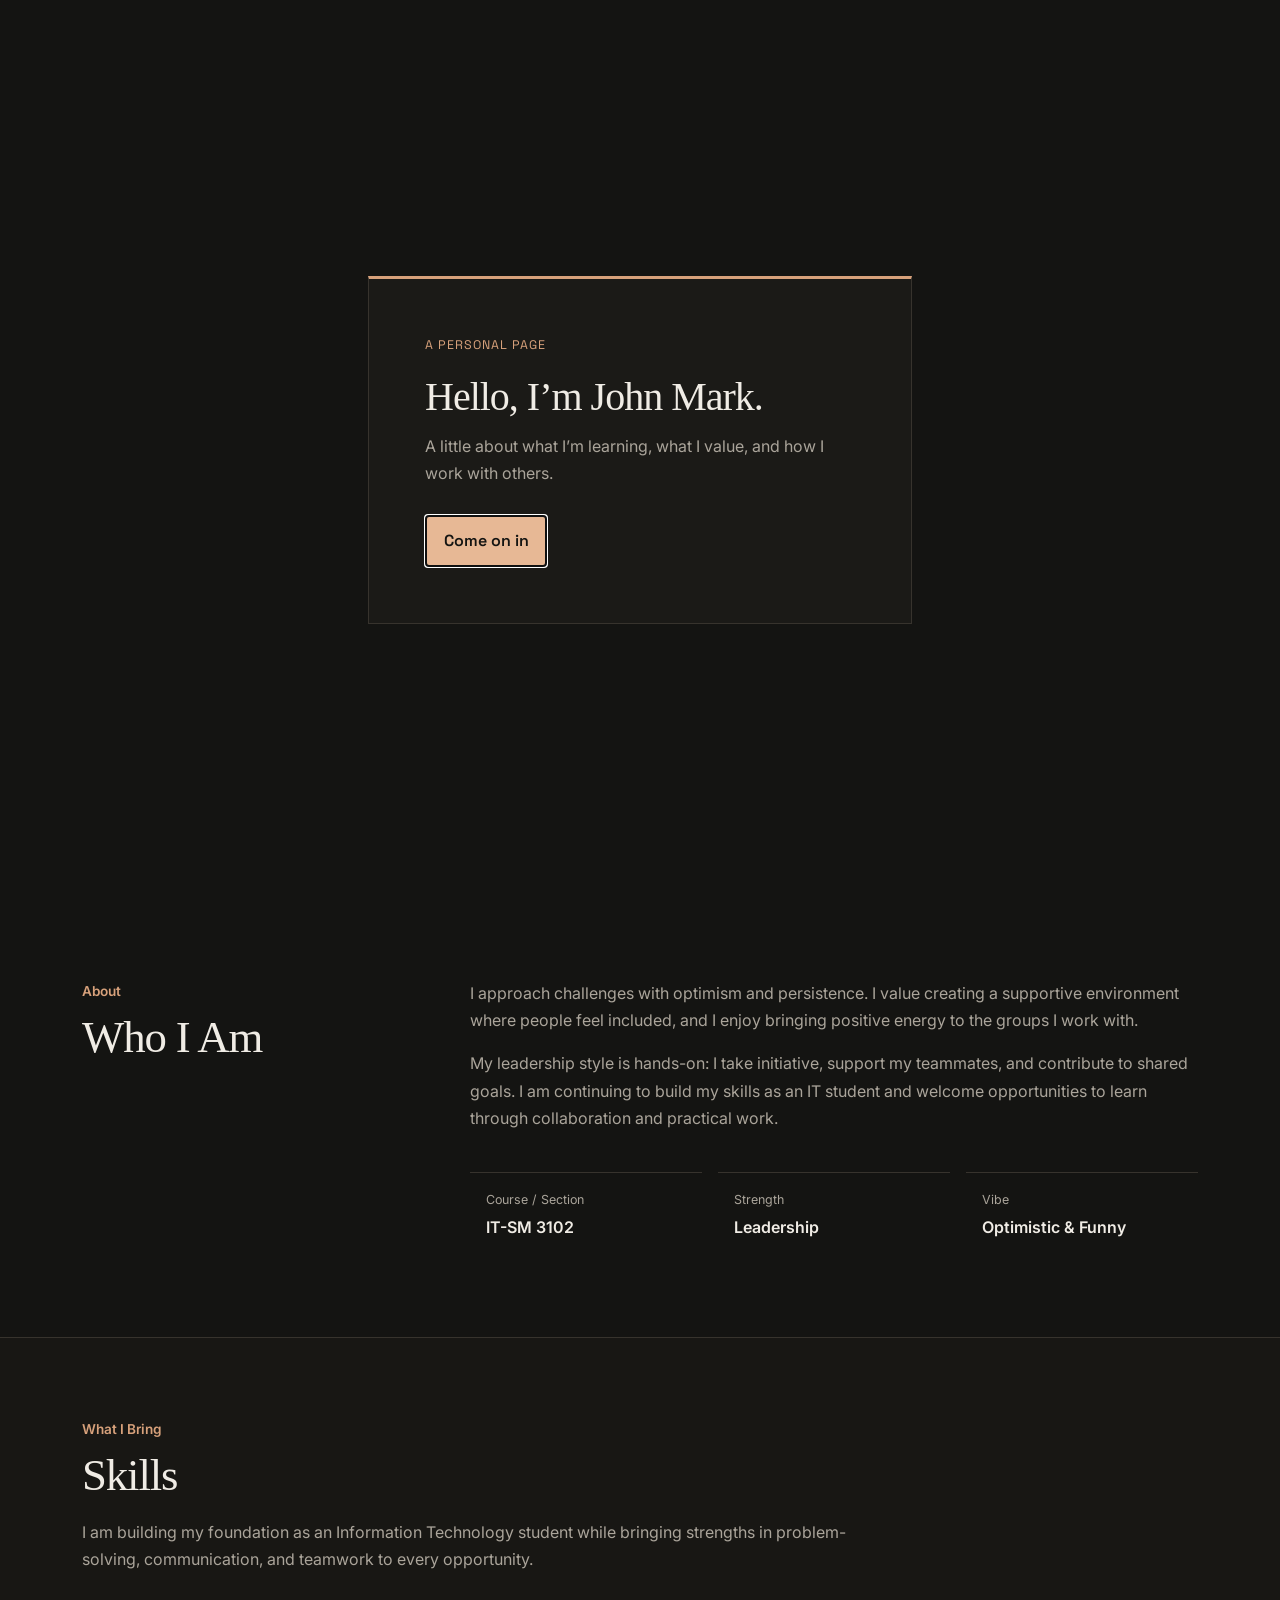
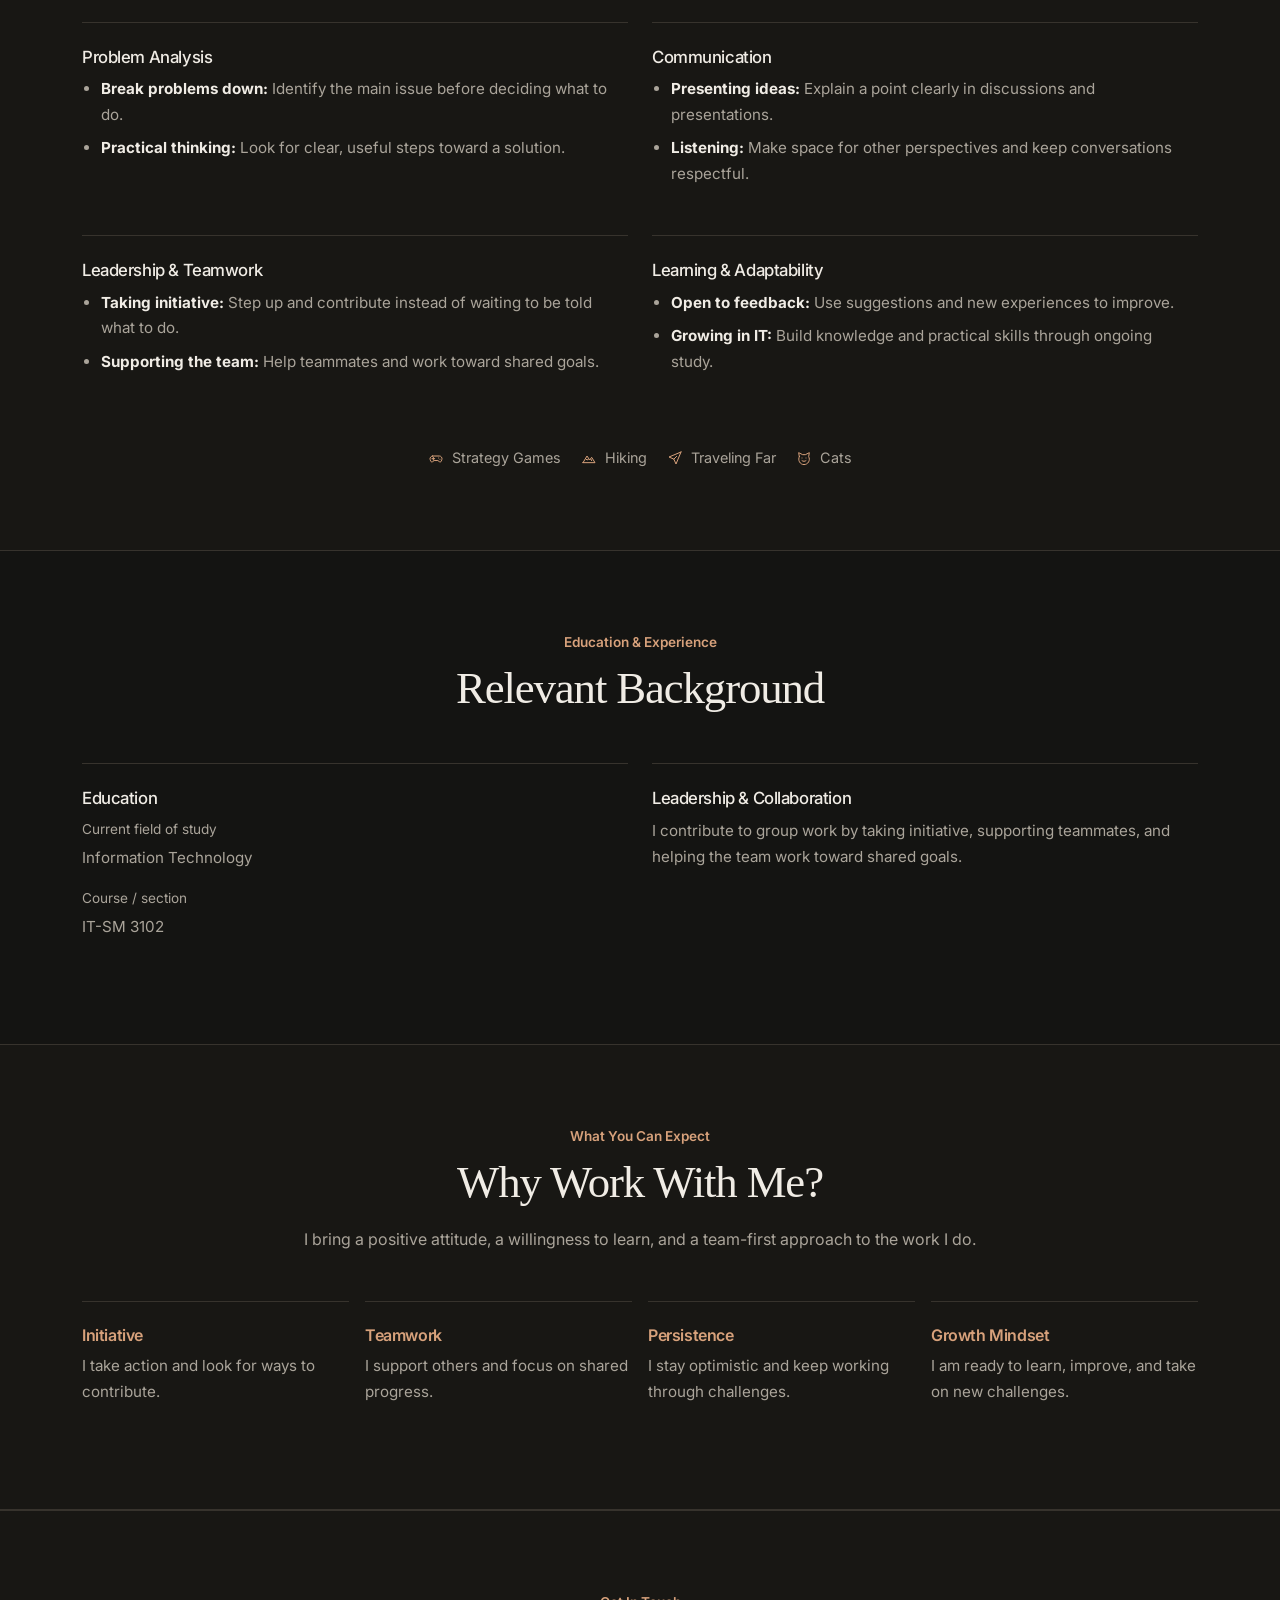
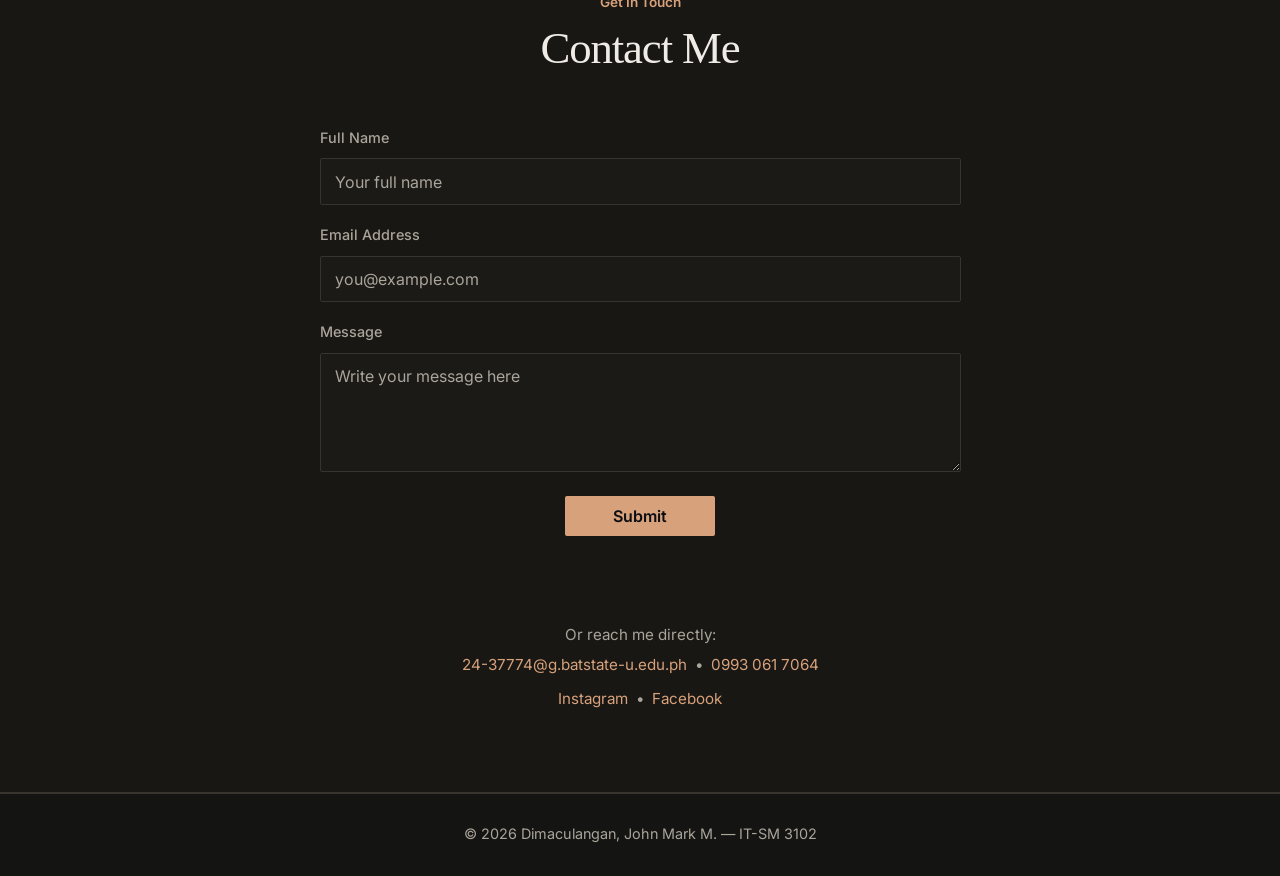
<file: index.html>
<!DOCTYPE html>
<html lang="en">
<head>
  <meta charset="UTF-8" />
  <meta name="viewport" content="width=device-width, initial-scale=1.0" />
  <title>Dimaculangan John Mark M. | Personal Page</title>
  <meta
    name="description"
    content="Meet Dimaculangan John Mark M., an IT student with strengths in problem analysis, communication, and leadership."
  />

  <!-- Bootstrap CSS -->
  <link
    href="https://cdn.jsdelivr.net/npm/bootstrap@5.3.3/dist/css/bootstrap.min.css"
    rel="stylesheet"
  />

  <!-- Google Fonts -->
  <link rel="preconnect" href="https://fonts.googleapis.com" />
  <link
    href="https://fonts.googleapis.com/css2?family=Space+Grotesk:wght@500;600;700&family=Inter:wght@400;500;600&display=swap"
    rel="stylesheet"
  />

  <!-- Custom CSS -->
  <link rel="stylesheet" href="Style.css" />
</head>
<body>

  <!-- BOOT SCREEN -->
  <div class="boot-screen" id="bootScreen">
    <div class="boot-panel" role="dialog" aria-modal="true" aria-labelledby="bootTitle">
      <p class="boot-kicker">A PERSONAL PAGE</p>
      <h1 class="boot-title" id="bootTitle">Hello, I’m John Mark.</h1>
      <p class="boot-welcome">A little about what I’m learning, what I value, and how I work with others.</p>
      <button class="boot-button" id="bootButton" type="button">Come on in</button>
    </div>
  </div>

  <!-- NAVIGATION -->
  <nav class="navbar navbar-expand-lg navbar-dark fixed-top" id="mainNav">
    <div class="container">
      <a class="navbar-brand" href="#home">Dimax<span class="accent-dot">.</span></a>
      <button
        class="navbar-toggler"
        type="button"
        data-bs-toggle="collapse"
        data-bs-target="#navMenu"
        aria-controls="navMenu"
        aria-expanded="false"
        aria-label="Toggle navigation"
      >
        <span class="navbar-toggler-icon"></span>
      </button>
      <div class="collapse navbar-collapse" id="navMenu">
        <ul class="navbar-nav ms-auto gap-lg-2">
          <li class="nav-item"><a class="nav-link" href="#home">Home</a></li>
          <li class="nav-item"><a class="nav-link" href="#about">About Me</a></li>
          <li class="nav-item"><a class="nav-link" href="#skills">Skills</a></li>
          <li class="nav-item"><a class="nav-link" href="#background">Background</a></li>
          <li class="nav-item"><a class="nav-link" href="#why-me">Why Me</a></li>
          <li class="nav-item"><a class="nav-link" href="#contact">Contact</a></li>
        </ul>
      </div>
    </div>
  </nav>

  <!-- PROFILE / HERO -->
  <header id="home" class="hero d-flex align-items-center">
    <div class="container">
      <div class="row align-items-center g-5">
        <div class="col-lg-7 order-2 order-lg-1">
          <p class="eyebrow mb-3">IT-SM 3102</p>
          <h1 class="hero-name mb-3">Dimaculangan<br />John Mark M.</h1>
          <p class="hero-tagline mb-4">IT student | Problem-solver | Team leader</p>
          <p class="hero-intro mb-4">
            I am an optimistic IT student who enjoys analyzing problems, communicating
            ideas, and helping a team move forward. I bring initiative, a collaborative
            mindset, and a positive attitude to the work I take on.
          </p>
          <a href="#background" class="btn btn-accent px-4 py-2">View my background</a>
        </div>
        <div class="col-lg-5 order-1 order-lg-2 text-center">
          <div class="profile-frame mx-auto">
            <img
              class="profile-img"
              src="images/profile.png"
              alt="Dimaculangan John Mark M."
            />
          </div>
        </div>
      </div>
    </div>
  </header>

  <!-- ABOUT ME -->
  <section id="about" class="section-block">
    <div class="container">
      <div class="row g-5">
        <div class="col-lg-4">
          <p class="eyebrow mb-2">About</p>
          <h2 class="section-title">Who I Am</h2>
        </div>
        <div class="col-lg-8">
          <p class="about-text">
            I approach challenges with optimism and persistence. I value creating a
            supportive environment where people feel included, and I enjoy bringing
            positive energy to the groups I work with.
          </p>
          <p class="about-text">
            My leadership style is hands-on: I take initiative, support my teammates, and
            contribute to shared goals. I am continuing to build my skills as an IT
            student and welcome opportunities to learn through collaboration and
            practical work.
          </p>

          <div class="row row-cols-1 row-cols-sm-3 g-3 mt-4">
            <div class="col">
              <div class="info-card p-3">
                <span class="info-label">Course / Section</span>
                <span class="info-value">IT-SM 3102</span>
              </div>
            </div>
            <div class="col">
              <div class="info-card p-3">
                <span class="info-label">Strength</span>
                <span class="info-value">Leadership</span>
              </div>
            </div>
            <div class="col">
              <div class="info-card p-3">
                <span class="info-label">Vibe</span>
                <span class="info-value">Optimistic &amp; Funny</span>
              </div>
            </div>
          </div>
        </div>
      </div>
    </div>
  </section>

  <!-- SKILLS / INTERESTS -->
  <section id="skills" class="section-block section-alt">
    <div class="container">
      <p class="eyebrow mb-2">What I Bring</p>
      <h2 class="section-title mb-3">Skills</h2>
      <p class="about-text skills-intro mb-5">
        I am building my foundation as an Information Technology student while bringing
        strengths in problem-solving, communication, and teamwork to every opportunity.
      </p>

      <div class="row g-4">
        <div class="col-md-6">
          <article class="skill-card h-100 p-4">
            <h3 class="skill-title">Problem Analysis</h3>
            <ul class="skill-list">
              <li><strong>Break problems down:</strong> Identify the main issue before deciding what to do.</li>
              <li><strong>Practical thinking:</strong> Look for clear, useful steps toward a solution.</li>
            </ul>
          </article>
        </div>
        <div class="col-md-6">
          <article class="skill-card h-100 p-4">
            <h3 class="skill-title">Communication</h3>
            <ul class="skill-list">
              <li><strong>Presenting ideas:</strong> Explain a point clearly in discussions and presentations.</li>
              <li><strong>Listening:</strong> Make space for other perspectives and keep conversations respectful.</li>
            </ul>
          </article>
        </div>
        <div class="col-md-6">
          <article class="skill-card h-100 p-4">
            <h3 class="skill-title">Leadership &amp; Teamwork</h3>
            <ul class="skill-list">
              <li><strong>Taking initiative:</strong> Step up and contribute instead of waiting to be told what to do.</li>
              <li><strong>Supporting the team:</strong> Help teammates and work toward shared goals.</li>
            </ul>
          </article>
        </div>
        <div class="col-md-6">
          <article class="skill-card h-100 p-4">
            <h3 class="skill-title">Learning &amp; Adaptability</h3>
            <ul class="skill-list">
              <li><strong>Open to feedback:</strong> Use suggestions and new experiences to improve.</li>
              <li><strong>Growing in IT:</strong> Build knowledge and practical skills through ongoing study.</li>
            </ul>
          </article>
        </div>
      </div>

      <div class="d-flex flex-wrap justify-content-center gap-2 mt-5">
        <span class="badge interest-badge">
          <svg class="interest-icon" viewBox="0 0 24 24" aria-hidden="true">
            <path d="M7 9h10a4 4 0 0 1 3.8 5.2l-.7 2.2a2 2 0 0 1-3.2 1l-2.1-1.6H9.2l-2.1 1.6a2 2 0 0 1-3.2-1l-.7-2.2A4 4 0 0 1 7 9Z" />
            <path d="M8 11v4m-2-2h4m6-1h.01M18 14h.01" />
          </svg>
          Strategy Games
        </span>
        <span class="badge interest-badge">
          <svg class="interest-icon" viewBox="0 0 24 24" aria-hidden="true">
            <path d="m3 19 6-10 4 6 3-4 5 8H3Z" />
            <path d="m7 13 2 2 2-1m4 0 1 2" />
          </svg>
          Hiking
        </span>
        <span class="badge interest-badge">
          <svg class="interest-icon" viewBox="0 0 24 24" aria-hidden="true">
            <path d="m21 3-7.5 18-3.2-7.3L3 10.5 21 3Z" />
            <path d="m10.3 13.7 4.2-4.2" />
          </svg>
          Traveling Far
        </span>
        <span class="badge interest-badge">
          <svg class="interest-icon" viewBox="0 0 24 24" aria-hidden="true">
            <path d="M5 10 4 4l6 3h4l6-3-1 6a8 8 0 1 1-14 0Z" />
            <path d="M9 12h.01M15 12h.01M9 16c1.7 1.3 4.3 1.3 6 0" />
          </svg>
          Cats
        </span>
      </div>
    </div>
  </section>

  <!-- EDUCATION / RELEVANT BACKGROUND -->
  <section id="background" class="section-block">
    <div class="container">
      <p class="eyebrow mb-2 text-center">Education &amp; Experience</p>
      <h2 class="section-title text-center mb-5">Relevant Background</h2>
      <div class="row justify-content-center g-4">
        <div class="col-md-6">
          <article class="background-card h-100 p-4">
            <h3 class="skill-title">Education</h3>
            <p class="background-label">Current field of study</p>
            <p class="skill-text">Information Technology</p>
            <p class="background-label mt-3">Course / section</p>
            <p class="skill-text mb-0">IT-SM 3102</p>
          </article>
        </div>
        <div class="col-md-6">
          <article class="background-card h-100 p-4">
            <h3 class="skill-title">Leadership &amp; Collaboration</h3>
            <p class="skill-text">
              I contribute to group work by taking initiative, supporting teammates, and
              helping the team work toward shared goals.
            </p>
          </article>
        </div>
      </div>
    </div>
  </section>

  <!-- WHY WORK WITH ME -->
  <section id="why-me" class="section-block section-alt">
    <div class="container">
      <p class="eyebrow mb-2 text-center">What You Can Expect</p>
      <h2 class="section-title text-center mb-3">Why Work With Me?</h2>
      <p class="about-text why-me-intro text-center mx-auto mb-5">
        I bring a positive attitude, a willingness to learn, and a team-first approach to
        the work I do.
      </p>
      <div class="row g-3">
        <div class="col-sm-6 col-lg-3">
          <div class="why-card h-100 p-4">
            <h3 class="why-title">Initiative</h3>
            <p class="skill-text">I take action and look for ways to contribute.</p>
          </div>
        </div>
        <div class="col-sm-6 col-lg-3">
          <div class="why-card h-100 p-4">
            <h3 class="why-title">Teamwork</h3>
            <p class="skill-text">I support others and focus on shared progress.</p>
          </div>
        </div>
        <div class="col-sm-6 col-lg-3">
          <div class="why-card h-100 p-4">
            <h3 class="why-title">Persistence</h3>
            <p class="skill-text">I stay optimistic and keep working through challenges.</p>
          </div>
        </div>
        <div class="col-sm-6 col-lg-3">
          <div class="why-card h-100 p-4">
            <h3 class="why-title">Growth Mindset</h3>
            <p class="skill-text">I am ready to learn, improve, and take on new challenges.</p>
          </div>
        </div>
      </div>
    </div>
  </section>

  <!-- CONTACT -->
  <section id="contact" class="section-block section-alt">
    <div class="container">
      <div class="row justify-content-center">
        <div class="col-lg-7">
          <p class="eyebrow mb-2 text-center">Get In Touch</p>
          <h2 class="section-title text-center mb-5">Contact Me</h2>

          <form id="contactForm">
            <div class="mb-3">
              <label for="fullName" class="form-label">Full Name</label>
              <input type="text" class="form-control" id="fullName" placeholder="Your full name" required />
            </div>
            <div class="mb-3">
              <label for="emailAddress" class="form-label">Email Address</label>
              <input type="email" class="form-control" id="emailAddress" placeholder="you@example.com" required />
            </div>
            <div class="mb-4">
              <label for="messageBox" class="form-label">Message</label>
              <textarea class="form-control" id="messageBox" rows="4" placeholder="Write your message here" required></textarea>
            </div>
            <div class="text-center">
              <button type="submit" class="btn btn-accent px-5 py-2">Submit</button>
            </div>
            <p id="formNote" class="text-center mt-3" role="status" aria-live="polite"></p>
          </form>

          <div class="direct-contact text-center mt-5">
            <p class="mb-1">Or reach me directly:</p>
            <p class="mb-0">
              <a href="mailto:24-37774@g.batstate-u.edu.ph">24-37774@g.batstate-u.edu.ph</a>
              &nbsp;•&nbsp;
              <a href="tel:+639930617064">0993 061 7064</a>
            </p>
            <p class="social-links mb-0 mt-2">
              <a href="https://www.instagram.com/sho.4now/?hl=en" target="_blank" rel="noopener noreferrer">Instagram</a>
              &nbsp;•&nbsp;
              <a href="https://www.facebook.com/Shoyaah" target="_blank" rel="noopener noreferrer">Facebook</a>
            </p>
          </div>
        </div>
      </div>
    </div>
  </section>

  <!-- FOOTER -->
  <footer class="footer text-center">
    <div class="container">
      <p class="mb-0">&copy; 2026 Dimaculangan, John Mark M. — IT-SM 3102</p>
    </div>
  </footer>

  <!-- Bootstrap JS Bundle -->
  <script src="https://cdn.jsdelivr.net/npm/bootstrap@5.3.3/dist/js/bootstrap.bundle.min.js"></script>
  <!-- Custom JS -->
  <script src="Script.js"></script>
</body>
</html>
</file>
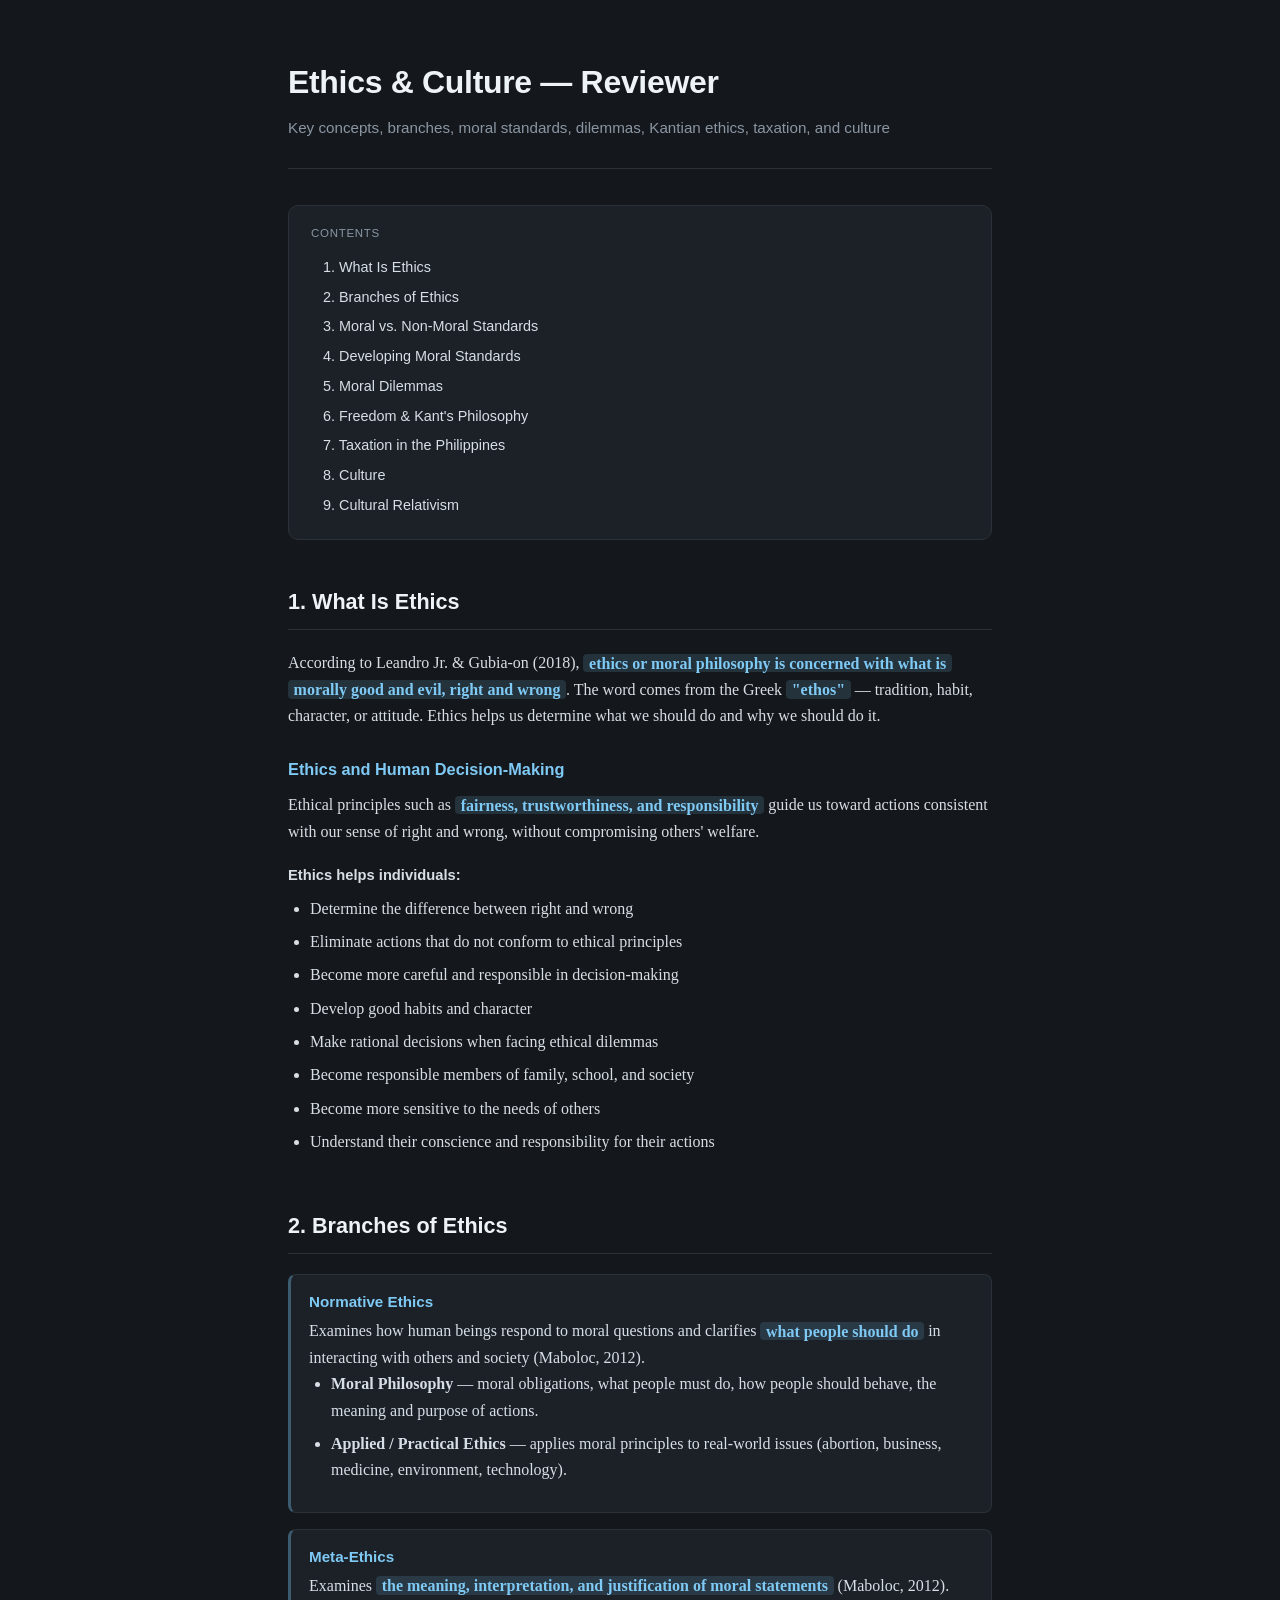
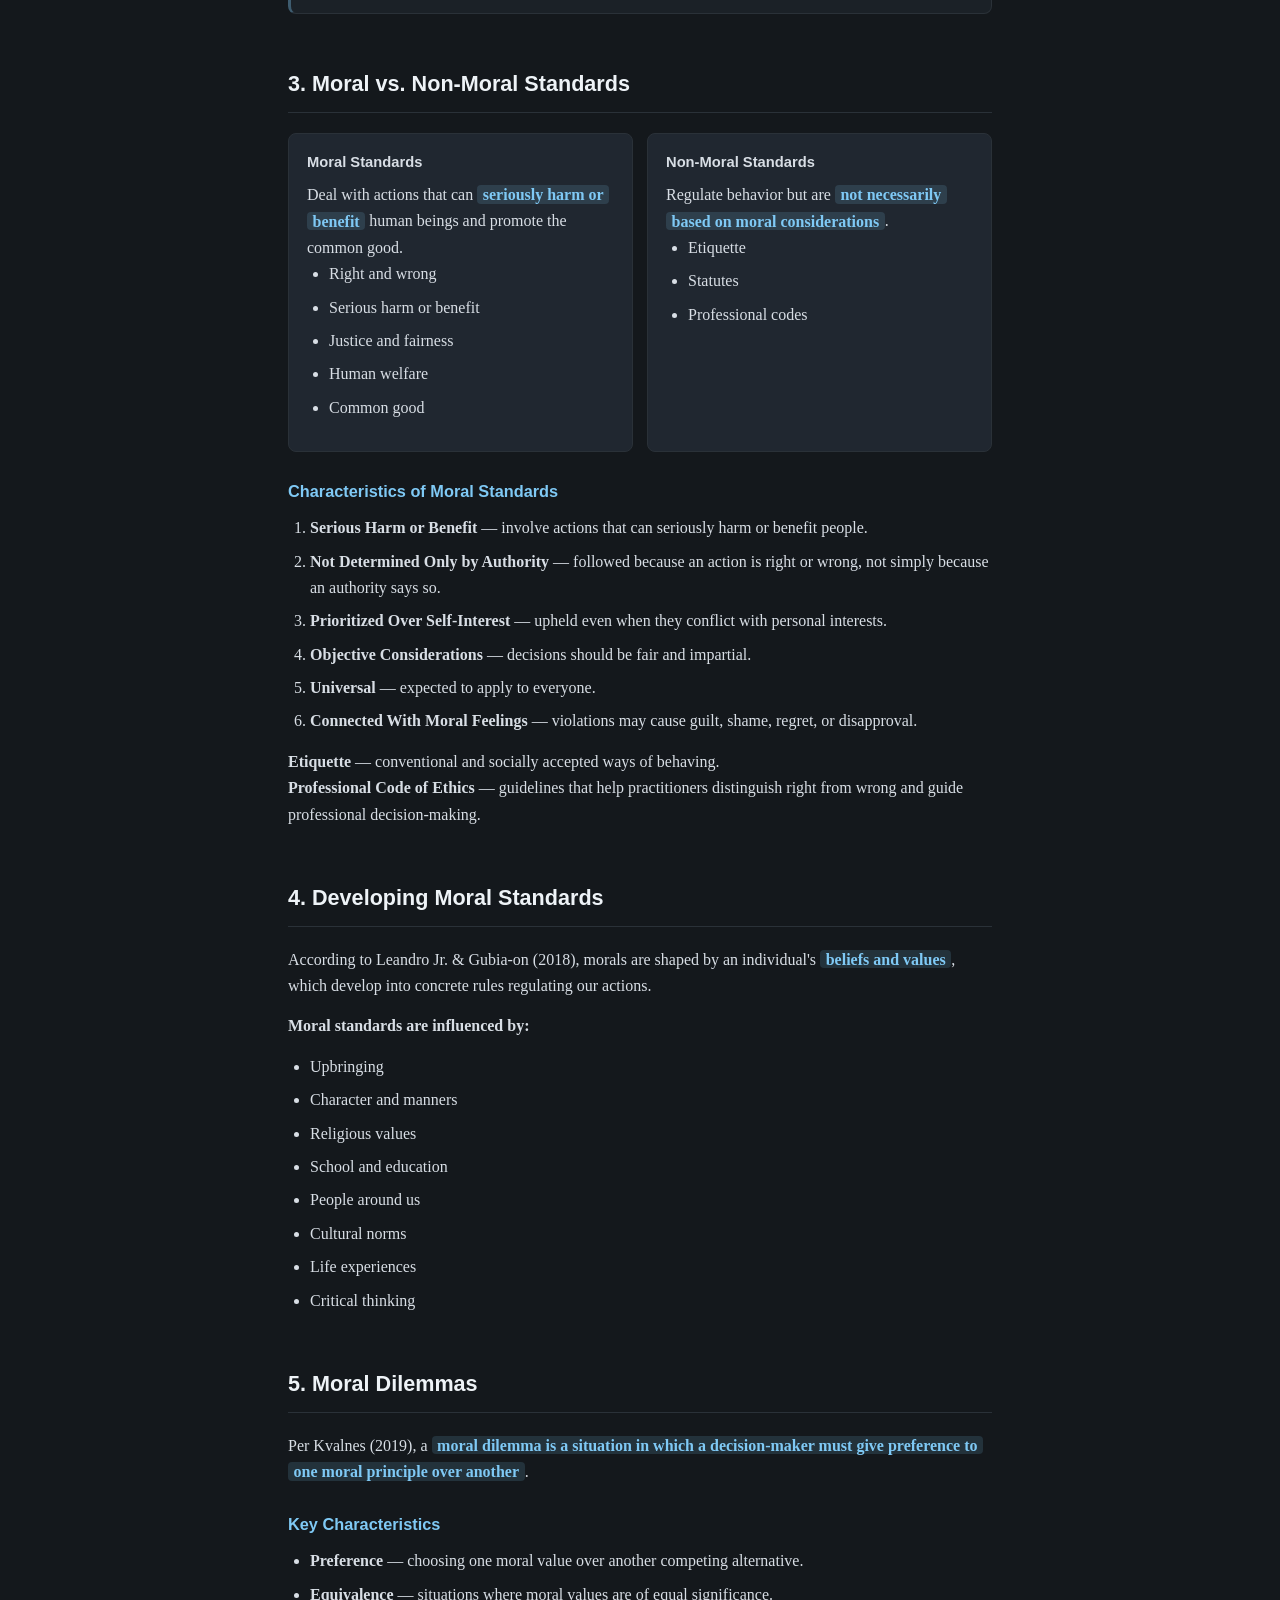
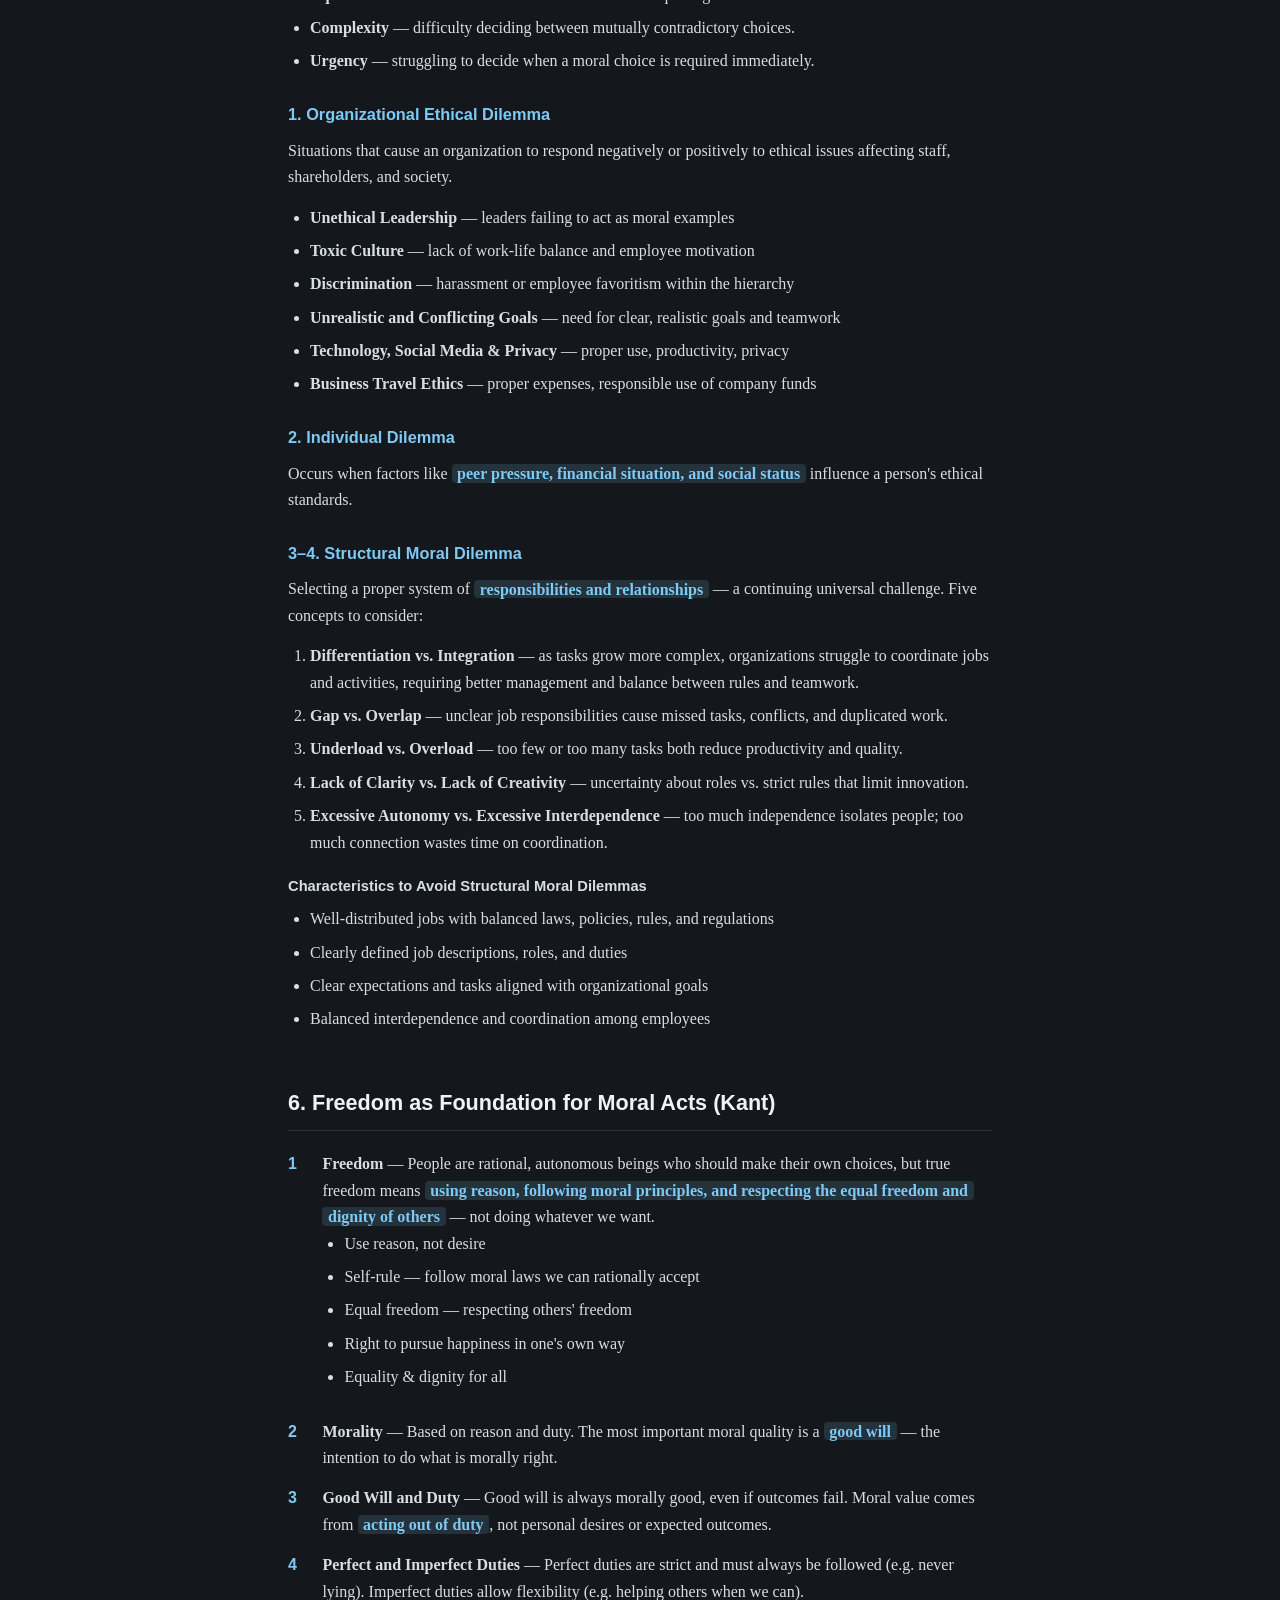
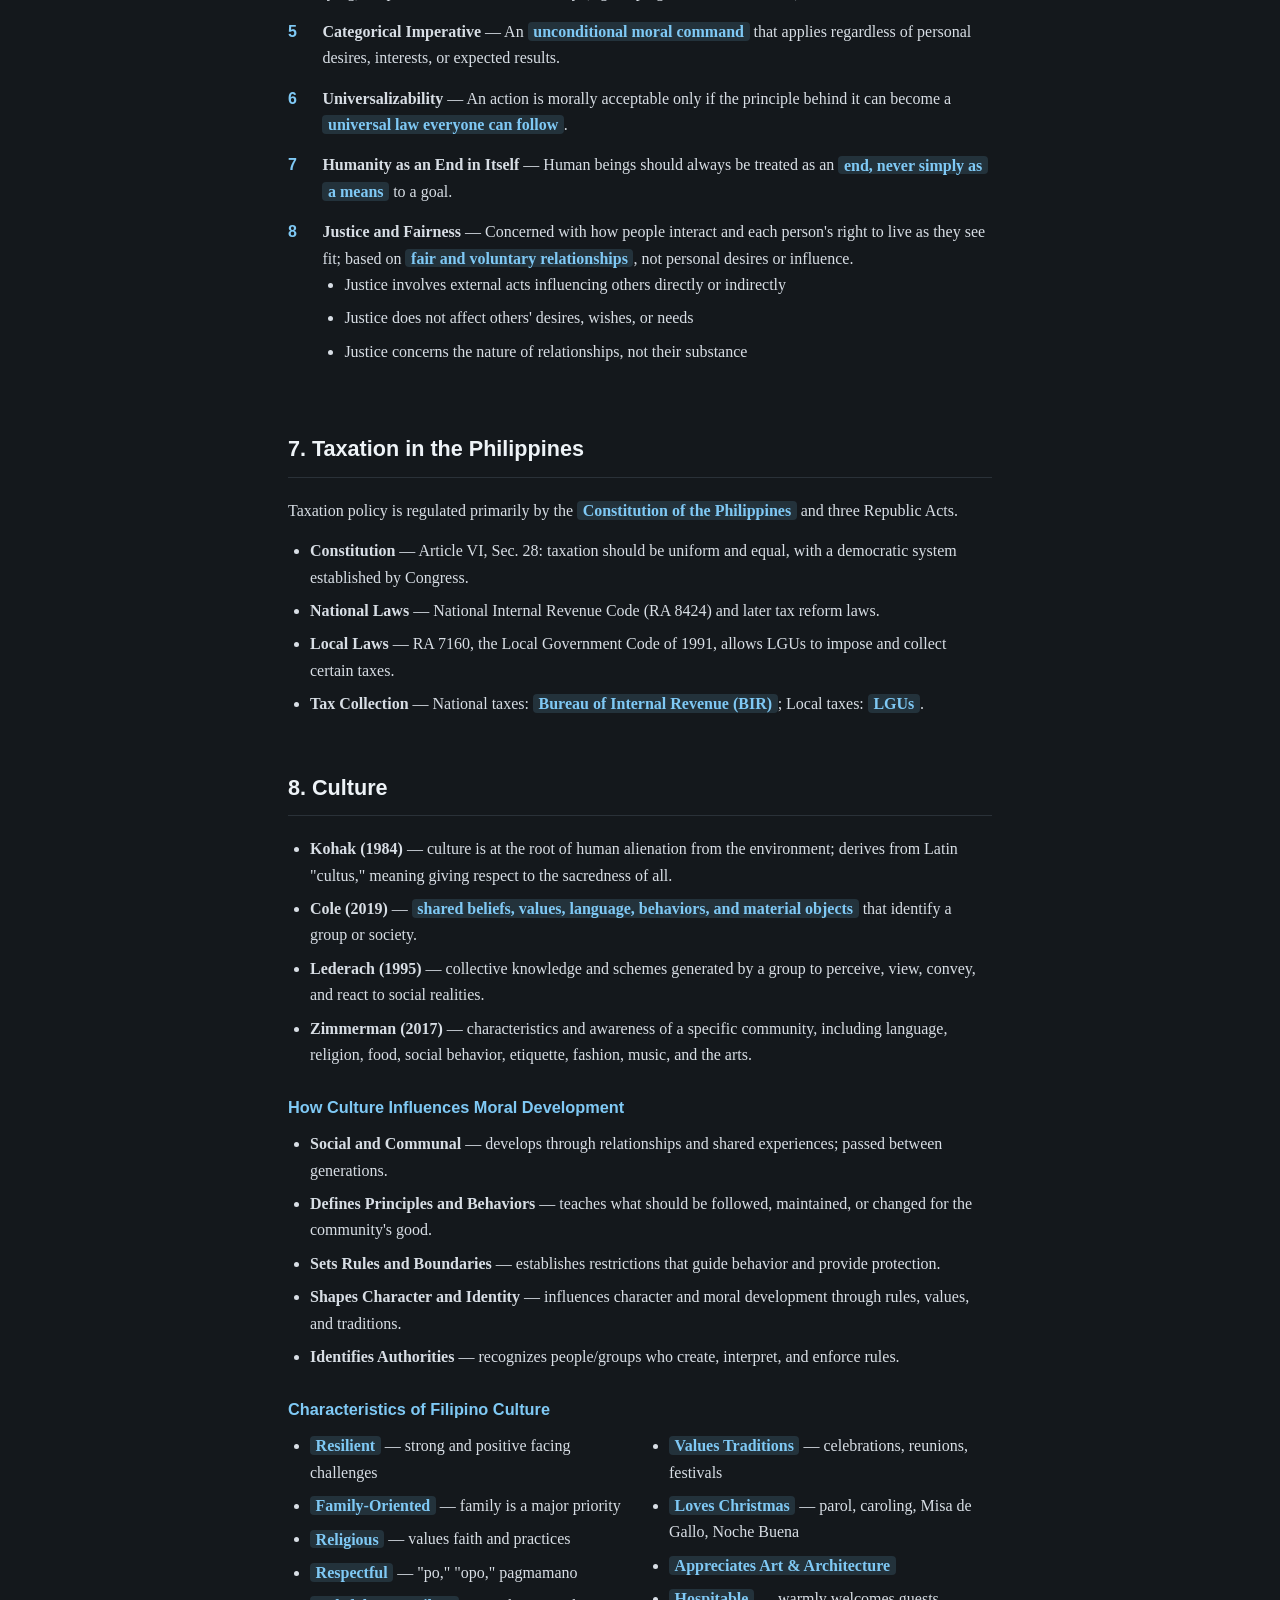
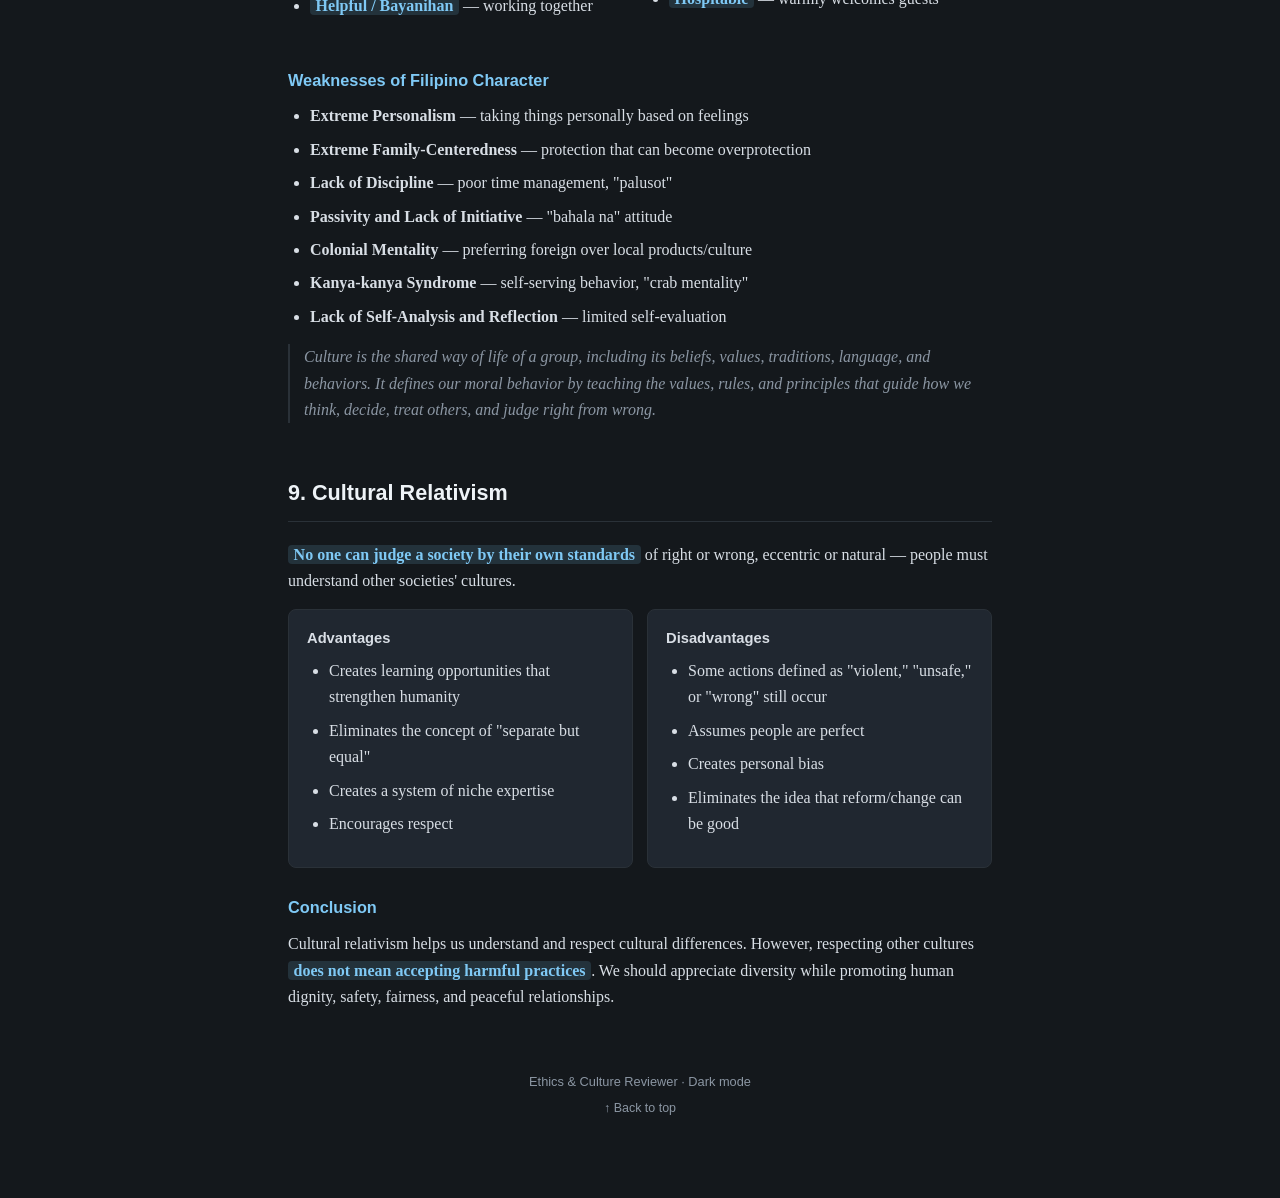
<file: reviewer.html>
<!DOCTYPE html>
<html lang="en">
<head>
<meta charset="UTF-8">
<title>Ethics & Culture Reviewer</title>
<style>
  :root{
    --bg: #14181c;
    --bg-panel: #1b2127;
    --bg-panel-2: #202730;
    --text: #d8dee5;
    --text-dim: #8b96a3;
    --accent: #7fc9f5;       /* light blue highlight */
    --accent-soft: rgba(127,201,245,0.14);
    --accent-border: rgba(127,201,245,0.35);
    --rule: #2a3138;
    --serif: "Iowan Old Style", "Palatino Linotype", Georgia, serif;
    --sans: "Segoe UI", "Helvetica Neue", Arial, sans-serif;
  }
  *{box-sizing:border-box;}
  body{
    margin:0;
    background:var(--bg);
    color:var(--text);
    font-family:var(--serif);
    line-height:1.65;
    padding:0 0 80px 0;
  }
  .wrap{
    max-width:760px;
    margin:0 auto;
    padding:56px 28px 0 28px;
  }
  header{
    border-bottom:1px solid var(--rule);
    padding-bottom:28px;
    margin-bottom:36px;
  }
  header h1{
    font-family:var(--sans);
    font-weight:600;
    font-size:2rem;
    letter-spacing:-0.01em;
    margin:0 0 6px 0;
    color:#eef3f7;
  }
  header p{
    font-family:var(--sans);
    color:var(--text-dim);
    margin:0;
    font-size:0.95rem;
  }
  nav.toc{
    font-family:var(--sans);
    background:var(--bg-panel);
    border:1px solid var(--rule);
    border-radius:10px;
    padding:18px 22px;
    margin-bottom:44px;
    font-size:0.9rem;
  }
  nav.toc div.toc-title{
    color:var(--text-dim);
    text-transform:uppercase;
    letter-spacing:0.06em;
    font-size:0.72rem;
    margin-bottom:10px;
  }
  nav.toc a{
    color:var(--text);
    text-decoration:none;
    display:block;
    padding:3px 0;
    border-left:2px solid transparent;
    padding-left:10px;
  }
  nav.toc a:hover{ border-left-color:var(--accent); color:var(--accent); }

  section{ margin-bottom:52px; }
  h2{
    font-family:var(--sans);
    font-size:1.35rem;
    color:#eef3f7;
    border-bottom:1px solid var(--rule);
    padding-bottom:10px;
    margin:0 0 20px 0;
  }
  h3{
    font-family:var(--sans);
    font-size:1.02rem;
    color:var(--accent);
    margin:26px 0 10px 0;
    font-weight:600;
  }
  h4{
    font-family:var(--sans);
    font-size:0.92rem;
    color:var(--text);
    margin:18px 0 8px 0;
    font-weight:600;
  }
  p{ margin:0 0 14px 0; }
  ul, ol{ margin:0 0 14px 0; padding-left:22px; }
  li{ margin-bottom:7px; }
  li > ul, li > ol{ margin-top:7px; }

  .hl{
    background:var(--accent-soft);
    color:var(--accent);
    padding:0.05em 0.35em;
    border-radius:4px;
    font-weight:600;
    box-decoration-break: clone;
    -webkit-box-decoration-break: clone;
  }

  .term-card{
    background:var(--bg-panel);
    border:1px solid var(--rule);
    border-left:3px solid var(--accent-border);
    border-radius:8px;
    padding:14px 18px;
    margin-bottom:16px;
  }
  .term-card .term{
    font-family:var(--sans);
    color:var(--accent);
    font-weight:700;
    font-size:0.95rem;
    display:block;
    margin-bottom:4px;
  }

  .grid-2{
    display:grid;
    grid-template-columns:1fr 1fr;
    gap:14px;
  }
  @media (max-width:600px){ .grid-2{ grid-template-columns:1fr; } }

  .pill-box{
    background:var(--bg-panel-2);
    border:1px solid var(--rule);
    border-radius:8px;
    padding:16px 18px;
  }
  .pill-box h4{ margin-top:0; }

  .kant-num{
    display:flex;
    gap:12px;
    margin-bottom:14px;
    align-items:baseline;
  }
  .kant-num .n{
    font-family:var(--sans);
    color:var(--accent);
    font-weight:700;
    min-width:1.4em;
  }

  .quote{
    font-style:italic;
    color:var(--text-dim);
    border-left:2px solid var(--rule);
    padding-left:14px;
    margin:14px 0;
  }

  footer{
    text-align:center;
    color:var(--text-dim);
    font-family:var(--sans);
    font-size:0.8rem;
    margin-top:60px;
  }

  a.top{
    display:inline-block;
    font-family:var(--sans);
    font-size:0.78rem;
    color:var(--text-dim);
    text-decoration:none;
    margin-top:6px;
  }
  a.top:hover{ color:var(--accent); }
</style>
</head>
<body>
<div class="wrap">

  <header>
    <h1>Ethics & Culture — Reviewer</h1>
    <p>Key concepts, branches, moral standards, dilemmas, Kantian ethics, taxation, and culture</p>
  </header>

  <nav class="toc">
    <div class="toc-title">Contents</div>
    <a href="#sec-ethics">1. What Is Ethics</a>
    <a href="#sec-branches">2. Branches of Ethics</a>
    <a href="#sec-standards">3. Moral vs. Non-Moral Standards</a>
    <a href="#sec-develop">4. Developing Moral Standards</a>
    <a href="#sec-dilemmas">5. Moral Dilemmas</a>
    <a href="#sec-kant">6. Freedom & Kant's Philosophy</a>
    <a href="#sec-tax">7. Taxation in the Philippines</a>
    <a href="#sec-culture">8. Culture</a>
    <a href="#sec-relativism">9. Cultural Relativism</a>
  </nav>

  <section id="sec-ethics">
    <h2>1. What Is Ethics</h2>
    <p>According to Leandro Jr. & Gubia-on (2018), <span class="hl">ethics or moral philosophy is concerned with what is morally good and evil, right and wrong</span>. The word comes from the Greek <span class="hl">"ethos"</span> — tradition, habit, character, or attitude. Ethics helps us determine what we should do and why we should do it.</p>

    <h3>Ethics and Human Decision-Making</h3>
    <p>Ethical principles such as <span class="hl">fairness, trustworthiness, and responsibility</span> guide us toward actions consistent with our sense of right and wrong, without compromising others' welfare.</p>

    <h4>Ethics helps individuals:</h4>
    <ul>
      <li>Determine the difference between right and wrong</li>
      <li>Eliminate actions that do not conform to ethical principles</li>
      <li>Become more careful and responsible in decision-making</li>
      <li>Develop good habits and character</li>
      <li>Make rational decisions when facing ethical dilemmas</li>
      <li>Become responsible members of family, school, and society</li>
      <li>Become more sensitive to the needs of others</li>
      <li>Understand their conscience and responsibility for their actions</li>
    </ul>
  </section>

  <section id="sec-branches">
    <h2>2. Branches of Ethics</h2>
    <div class="term-card">
      <span class="term">Normative Ethics</span>
      Examines how human beings respond to moral questions and clarifies <span class="hl">what people should do</span> in interacting with others and society (Maboloc, 2012).
      <ul>
        <li><strong>Moral Philosophy</strong> — moral obligations, what people must do, how people should behave, the meaning and purpose of actions.</li>
        <li><strong>Applied / Practical Ethics</strong> — applies moral principles to real-world issues (abortion, business, medicine, environment, technology).</li>
      </ul>
    </div>
    <div class="term-card">
      <span class="term">Meta-Ethics</span>
      Examines <span class="hl">the meaning, interpretation, and justification of moral statements</span> (Maboloc, 2012).
    </div>
  </section>

  <section id="sec-standards">
    <h2>3. Moral vs. Non-Moral Standards</h2>
    <div class="grid-2">
      <div class="pill-box">
        <h4>Moral Standards</h4>
        Deal with actions that can <span class="hl">seriously harm or benefit</span> human beings and promote the common good.
        <ul>
          <li>Right and wrong</li>
          <li>Serious harm or benefit</li>
          <li>Justice and fairness</li>
          <li>Human welfare</li>
          <li>Common good</li>
        </ul>
      </div>
      <div class="pill-box">
        <h4>Non-Moral Standards</h4>
        Regulate behavior but are <span class="hl">not necessarily based on moral considerations</span>.
        <ul>
          <li>Etiquette</li>
          <li>Statutes</li>
          <li>Professional codes</li>
        </ul>
      </div>
    </div>

    <h3>Characteristics of Moral Standards</h3>
    <ol>
      <li><strong>Serious Harm or Benefit</strong> — involve actions that can seriously harm or benefit people.</li>
      <li><strong>Not Determined Only by Authority</strong> — followed because an action is right or wrong, not simply because an authority says so.</li>
      <li><strong>Prioritized Over Self-Interest</strong> — upheld even when they conflict with personal interests.</li>
      <li><strong>Objective Considerations</strong> — decisions should be fair and impartial.</li>
      <li><strong>Universal</strong> — expected to apply to everyone.</li>
      <li><strong>Connected With Moral Feelings</strong> — violations may cause guilt, shame, regret, or disapproval.</li>
    </ol>

    <p><strong>Etiquette</strong> — conventional and socially accepted ways of behaving.<br>
    <strong>Professional Code of Ethics</strong> — guidelines that help practitioners distinguish right from wrong and guide professional decision-making.</p>
  </section>

  <section id="sec-develop">
    <h2>4. Developing Moral Standards</h2>
    <p>According to Leandro Jr. & Gubia-on (2018), morals are shaped by an individual's <span class="hl">beliefs and values</span>, which develop into concrete rules regulating our actions.</p>
    <p><strong>Moral standards are influenced by:</strong></p>
    <ul>
      <li>Upbringing</li>
      <li>Character and manners</li>
      <li>Religious values</li>
      <li>School and education</li>
      <li>People around us</li>
      <li>Cultural norms</li>
      <li>Life experiences</li>
      <li>Critical thinking</li>
    </ul>
  </section>

  <section id="sec-dilemmas">
    <h2>5. Moral Dilemmas</h2>
    <p>Per Kvalnes (2019), a <span class="hl">moral dilemma is a situation in which a decision-maker must give preference to one moral principle over another</span>.</p>
    <h3>Key Characteristics</h3>
    <ul>
      <li><strong>Preference</strong> — choosing one moral value over another competing alternative.</li>
      <li><strong>Equivalence</strong> — situations where moral values are of equal significance.</li>
      <li><strong>Complexity</strong> — difficulty deciding between mutually contradictory choices.</li>
      <li><strong>Urgency</strong> — struggling to decide when a moral choice is required immediately.</li>
    </ul>

    <h3>1. Organizational Ethical Dilemma</h3>
    <p>Situations that cause an organization to respond negatively or positively to ethical issues affecting staff, shareholders, and society.</p>
    <ul>
      <li><strong>Unethical Leadership</strong> — leaders failing to act as moral examples</li>
      <li><strong>Toxic Culture</strong> — lack of work-life balance and employee motivation</li>
      <li><strong>Discrimination</strong> — harassment or employee favoritism within the hierarchy</li>
      <li><strong>Unrealistic and Conflicting Goals</strong> — need for clear, realistic goals and teamwork</li>
      <li><strong>Technology, Social Media & Privacy</strong> — proper use, productivity, privacy</li>
      <li><strong>Business Travel Ethics</strong> — proper expenses, responsible use of company funds</li>
    </ul>

    <h3>2. Individual Dilemma</h3>
    <p>Occurs when factors like <span class="hl">peer pressure, financial situation, and social status</span> influence a person's ethical standards.</p>

    <h3>3–4. Structural Moral Dilemma</h3>
    <p>Selecting a proper system of <span class="hl">responsibilities and relationships</span> — a continuing universal challenge. Five concepts to consider:</p>
    <ol>
      <li><strong>Differentiation vs. Integration</strong> — as tasks grow more complex, organizations struggle to coordinate jobs and activities, requiring better management and balance between rules and teamwork.</li>
      <li><strong>Gap vs. Overlap</strong> — unclear job responsibilities cause missed tasks, conflicts, and duplicated work.</li>
      <li><strong>Underload vs. Overload</strong> — too few or too many tasks both reduce productivity and quality.</li>
      <li><strong>Lack of Clarity vs. Lack of Creativity</strong> — uncertainty about roles vs. strict rules that limit innovation.</li>
      <li><strong>Excessive Autonomy vs. Excessive Interdependence</strong> — too much independence isolates people; too much connection wastes time on coordination.</li>
    </ol>

    <h4>Characteristics to Avoid Structural Moral Dilemmas</h4>
    <ul>
      <li>Well-distributed jobs with balanced laws, policies, rules, and regulations</li>
      <li>Clearly defined job descriptions, roles, and duties</li>
      <li>Clear expectations and tasks aligned with organizational goals</li>
      <li>Balanced interdependence and coordination among employees</li>
    </ul>
  </section>

  <section id="sec-kant">
    <h2>6. Freedom as Foundation for Moral Acts (Kant)</h2>

    <div class="kant-num"><span class="n">1</span><div><strong>Freedom</strong> — People are rational, autonomous beings who should make their own choices, but true freedom means <span class="hl">using reason, following moral principles, and respecting the equal freedom and dignity of others</span> — not doing whatever we want.
      <ul>
        <li>Use reason, not desire</li>
        <li>Self-rule — follow moral laws we can rationally accept</li>
        <li>Equal freedom — respecting others' freedom</li>
        <li>Right to pursue happiness in one's own way</li>
        <li>Equality & dignity for all</li>
      </ul>
    </div></div>

    <div class="kant-num"><span class="n">2</span><div><strong>Morality</strong> — Based on reason and duty. The most important moral quality is a <span class="hl">good will</span> — the intention to do what is morally right.</div></div>

    <div class="kant-num"><span class="n">3</span><div><strong>Good Will and Duty</strong> — Good will is always morally good, even if outcomes fail. Moral value comes from <span class="hl">acting out of duty</span>, not personal desires or expected outcomes.</div></div>

    <div class="kant-num"><span class="n">4</span><div><strong>Perfect and Imperfect Duties</strong> — Perfect duties are strict and must always be followed (e.g. never lying). Imperfect duties allow flexibility (e.g. helping others when we can).</div></div>

    <div class="kant-num"><span class="n">5</span><div><strong>Categorical Imperative</strong> — An <span class="hl">unconditional moral command</span> that applies regardless of personal desires, interests, or expected results.</div></div>

    <div class="kant-num"><span class="n">6</span><div><strong>Universalizability</strong> — An action is morally acceptable only if the principle behind it can become a <span class="hl">universal law everyone can follow</span>.</div></div>

    <div class="kant-num"><span class="n">7</span><div><strong>Humanity as an End in Itself</strong> — Human beings should always be treated as an <span class="hl">end, never simply as a means</span> to a goal.</div></div>

    <div class="kant-num"><span class="n">8</span><div><strong>Justice and Fairness</strong> — Concerned with how people interact and each person's right to live as they see fit; based on <span class="hl">fair and voluntary relationships</span>, not personal desires or influence.
      <ul>
        <li>Justice involves external acts influencing others directly or indirectly</li>
        <li>Justice does not affect others' desires, wishes, or needs</li>
        <li>Justice concerns the nature of relationships, not their substance</li>
      </ul>
    </div></div>
  </section>

  <section id="sec-tax">
    <h2>7. Taxation in the Philippines</h2>
    <p>Taxation policy is regulated primarily by the <span class="hl">Constitution of the Philippines</span> and three Republic Acts.</p>
    <ul>
      <li><strong>Constitution</strong> — Article VI, Sec. 28: taxation should be uniform and equal, with a democratic system established by Congress.</li>
      <li><strong>National Laws</strong> — National Internal Revenue Code (RA 8424) and later tax reform laws.</li>
      <li><strong>Local Laws</strong> — RA 7160, the Local Government Code of 1991, allows LGUs to impose and collect certain taxes.</li>
      <li><strong>Tax Collection</strong> — National taxes: <span class="hl">Bureau of Internal Revenue (BIR)</span>; Local taxes: <span class="hl">LGUs</span>.</li>
    </ul>
  </section>

  <section id="sec-culture">
    <h2>8. Culture</h2>
    <ul>
      <li><strong>Kohak (1984)</strong> — culture is at the root of human alienation from the environment; derives from Latin "cultus," meaning giving respect to the sacredness of all.</li>
      <li><strong>Cole (2019)</strong> — <span class="hl">shared beliefs, values, language, behaviors, and material objects</span> that identify a group or society.</li>
      <li><strong>Lederach (1995)</strong> — collective knowledge and schemes generated by a group to perceive, view, convey, and react to social realities.</li>
      <li><strong>Zimmerman (2017)</strong> — characteristics and awareness of a specific community, including language, religion, food, social behavior, etiquette, fashion, music, and the arts.</li>
    </ul>

    <h3>How Culture Influences Moral Development</h3>
    <ul>
      <li><strong>Social and Communal</strong> — develops through relationships and shared experiences; passed between generations.</li>
      <li><strong>Defines Principles and Behaviors</strong> — teaches what should be followed, maintained, or changed for the community's good.</li>
      <li><strong>Sets Rules and Boundaries</strong> — establishes restrictions that guide behavior and provide protection.</li>
      <li><strong>Shapes Character and Identity</strong> — influences character and moral development through rules, values, and traditions.</li>
      <li><strong>Identifies Authorities</strong> — recognizes people/groups who create, interpret, and enforce rules.</li>
    </ul>

    <h3>Characteristics of Filipino Culture</h3>
    <div class="grid-2">
      <ul>
        <li><span class="hl">Resilient</span> — strong and positive facing challenges</li>
        <li><span class="hl">Family-Oriented</span> — family is a major priority</li>
        <li><span class="hl">Religious</span> — values faith and practices</li>
        <li><span class="hl">Respectful</span> — "po," "opo," pagmamano</li>
        <li><span class="hl">Helpful / Bayanihan</span> — working together</li>
      </ul>
      <ul>
        <li><span class="hl">Values Traditions</span> — celebrations, reunions, festivals</li>
        <li><span class="hl">Loves Christmas</span> — parol, caroling, Misa de Gallo, Noche Buena</li>
        <li><span class="hl">Appreciates Art & Architecture</span></li>
        <li><span class="hl">Hospitable</span> — warmly welcomes guests</li>
      </ul>
    </div>

    <h3>Weaknesses of Filipino Character</h3>
    <ul>
      <li><strong>Extreme Personalism</strong> — taking things personally based on feelings</li>
      <li><strong>Extreme Family-Centeredness</strong> — protection that can become overprotection</li>
      <li><strong>Lack of Discipline</strong> — poor time management, "palusot"</li>
      <li><strong>Passivity and Lack of Initiative</strong> — "bahala na" attitude</li>
      <li><strong>Colonial Mentality</strong> — preferring foreign over local products/culture</li>
      <li><strong>Kanya-kanya Syndrome</strong> — self-serving behavior, "crab mentality"</li>
      <li><strong>Lack of Self-Analysis and Reflection</strong> — limited self-evaluation</li>
    </ul>

    <div class="quote">Culture is the shared way of life of a group, including its beliefs, values, traditions, language, and behaviors. It defines our moral behavior by teaching the values, rules, and principles that guide how we think, decide, treat others, and judge right from wrong.</div>
  </section>

  <section id="sec-relativism">
    <h2>9. Cultural Relativism</h2>
    <p><span class="hl">No one can judge a society by their own standards</span> of right or wrong, eccentric or natural — people must understand other societies' cultures.</p>

    <div class="grid-2">
      <div class="pill-box">
        <h4>Advantages</h4>
        <ul>
          <li>Creates learning opportunities that strengthen humanity</li>
          <li>Eliminates the concept of "separate but equal"</li>
          <li>Creates a system of niche expertise</li>
          <li>Encourages respect</li>
        </ul>
      </div>
      <div class="pill-box">
        <h4>Disadvantages</h4>
        <ul>
          <li>Some actions defined as "violent," "unsafe," or "wrong" still occur</li>
          <li>Assumes people are perfect</li>
          <li>Creates personal bias</li>
          <li>Eliminates the idea that reform/change can be good</li>
        </ul>
      </div>
    </div>

    <h3>Conclusion</h3>
    <p>Cultural relativism helps us understand and respect cultural differences. However, respecting other cultures <span class="hl">does not mean accepting harmful practices</span>. We should appreciate diversity while promoting human dignity, safety, fairness, and peaceful relationships.</p>
  </section>

  <footer>
    Ethics & Culture Reviewer · Dark mode
    <br><a class="top" href="#sec-ethics">↑ Back to top</a>
  </footer>

</div>
</body>
</html>
</file>
<file: Style.css>
/* =========================================
   Personal Information Page — Custom Styles
   Theme: Warm charcoal editorial
   ========================================= */

:root {
  --bg-black: #141412;
  --bg-panel: #1b1a17;
  --bg-panel-alt: #181714;
  --blue-accent: #d7a17b;
  --blue-soft: #29231e;
  --text-main: #f0ece5;
  --text-muted: #aaa49a;
  --border-line: #37332d;
}

* {
  box-sizing: border-box;
}

html {
  scroll-behavior: smooth;
}

body {
  background-color: var(--bg-black);
  color: var(--text-main);
  font-family: "Inter", sans-serif;
  font-size: 1rem;
  line-height: 1.7;
  margin: 0;
  padding: 0;
}

body.boot-locked {
  overflow: hidden;
}

/* ---------- Boot screen ---------- */
.boot-screen {
  position: fixed;
  inset: 0;
  z-index: 2000;
  display: grid;
  place-items: center;
  padding: 1.5rem;
  background: var(--bg-black);
  transition: opacity 0.35s ease, visibility 0.35s ease;
}

.boot-screen.is-closing {
  opacity: 0;
  visibility: hidden;
  pointer-events: none;
}

.boot-panel {
  width: min(100%, 34rem);
  padding: clamp(2rem, 6vw, 3.5rem);
  border: 1px solid var(--border-line);
  border-top: 3px solid var(--blue-accent);
  background: var(--bg-panel);
  animation: bootPanelIn 0.4s ease both;
}

.boot-kicker,
.boot-hint {
  color: var(--text-muted);
  font-family: "Space Grotesk", sans-serif;
  font-size: 0.78rem;
  letter-spacing: 0.08em;
}

.boot-kicker {
  color: var(--blue-accent);
  margin-bottom: 1rem;
}

.boot-welcome {
  color: var(--text-muted);
  margin-bottom: 1.75rem;
}

.boot-title {
  margin-bottom: 0.75rem;
  font-size: clamp(1.8rem, 6vw, 2.5rem);
  font-family: Georgia, "Times New Roman", serif;
  font-weight: 400;
}

.boot-button {
  padding: 0.7rem 1.1rem;
  border: 1px solid var(--blue-accent);
  background: var(--blue-accent);
  color: var(--bg-black);
  font-family: "Space Grotesk", sans-serif;
  font-weight: 600;
  cursor: pointer;
  transition: background-color 0.2s ease;
}

.boot-button:hover,
.boot-button:focus-visible {
  background: #e7b895;
}

.boot-hint {
  margin: 0.85rem 0 0;
  text-align: center;
  font-size: 0.7rem;
}

@keyframes bootPanelIn {
  from { opacity: 0; transform: translateY(1rem); }
  to { opacity: 1; transform: translateY(0); }
}

h1, h2, h3 {
  font-family: Georgia, "Times New Roman", serif;
  color: var(--text-main);
  letter-spacing: -0.025em;
}

a {
  text-decoration: none;
  color: var(--blue-accent);
}

/* ---------- Navbar ---------- */
#mainNav {
  background-color: rgba(20, 20, 18, 0.97);
  border-bottom: 1px solid var(--border-line);
  padding-top: 0.9rem;
  padding-bottom: 0.9rem;
}

.navbar-brand {
  font-family: Georgia, "Times New Roman", serif;
  font-weight: 600;
  font-size: 1.4rem;
  color: var(--text-main) !important;
}

.accent-dot {
  color: var(--blue-accent);
}

.navbar-nav .nav-link {
  color: var(--text-muted) !important;
  font-weight: 500;
  margin-left: 0.5rem;
  transition: color 0.2s ease;
}

.navbar-nav .nav-link:hover {
  color: var(--text-main) !important;
}

.navbar-nav .nav-link.active-link {
  color: var(--blue-accent) !important;
}

/* ---------- Hero ---------- */
.hero {
  min-height: 100vh;
  padding-top: 6.5rem;
  padding-bottom: 4rem;
  background: var(--bg-black);
  border-bottom: 1px solid var(--border-line);
}

.eyebrow {
  color: var(--blue-accent);
  font-weight: 600;
  font-size: 0.85rem;
  margin: 0;
}

.hero-name {
  font-family: Georgia, "Times New Roman", serif;
  font-size: clamp(2.8rem, 6vw, 5rem);
  font-weight: 400;
  line-height: 1.02;
}

.hero-tagline {
  font-family: "Inter", sans-serif;
  color: var(--blue-accent);
  font-size: 1.15rem;
  font-weight: 500;
}

.hero-intro {
  color: var(--text-muted);
  max-width: 42em;
  font-size: 1.05rem;
}

.btn-accent {
  background-color: var(--blue-accent);
  color: #0b0d12;
  border: none;
  border-radius: 2px;
  font-weight: 600;
  transition: transform 0.15s ease, background-color 0.2s ease;
}

.btn-accent:hover {
  background-color: #e7b895;
  color: #0b0d12;
  transform: translateY(-2px);
}

.profile-frame {
  width: 100%;
  max-width: 290px;
  aspect-ratio: 1 / 1;
  border: 1px solid var(--blue-accent);
  border-radius: 3px;
  padding: 5px;
  overflow: hidden;
  background: var(--bg-panel);
}

.profile-img {
  width: 100%;
  height: 100%;
  display: block;
  object-fit: cover;
  object-position: 42% center;
  border: 8px solid var(--bg-black);
  border-radius: 2px;
  transform: scale(1.08);
}

/* ---------- Section base ---------- */
.section-block {
  padding-top: 5rem;
  padding-bottom: 5rem;
}

.section-alt {
  background-color: var(--bg-panel-alt);
  border-top: 1px solid var(--border-line);
  border-bottom: 1px solid var(--border-line);
}

.section-title {
  font-family: Georgia, "Times New Roman", serif;
  font-size: clamp(1.9rem, 3.5vw, 2.8rem);
  font-weight: 400;
}

.about-text {
  color: var(--text-muted);
  max-width: 60em;
}

/* Box-model demonstration card */
.info-card {
  border-top: 1px solid var(--border-line);
  padding: 0.7rem 0 0;
  margin: 0;
  display: flex;
  flex-direction: column;
  gap: 4px;
  width: 100%;
}

.info-label {
  color: var(--text-muted);
  font-size: 0.78rem;
  text-transform: none;
}

.info-value {
  color: var(--text-main);
  font-weight: 600;
}

/* ---------- Skills ---------- */
.skill-card {
  background: transparent;
  border: 0;
  border-top: 1px solid var(--border-line);
  border-radius: 0;
  padding-left: 0 !important;
  padding-right: 0 !important;
  transition: border-color 0.2s ease;
}

.background-card {
  background: transparent;
  border: 0;
  border-top: 1px solid var(--border-line);
  border-radius: 0;
  padding-left: 0 !important;
  padding-right: 0 !important;
}

.background-label {
  color: var(--text-muted);
  margin-bottom: 0.25rem;
  font-size: 0.85rem;
}

.skill-card:hover {
  border-color: var(--blue-accent);
}

.skill-title {
  font-family: "Inter", sans-serif;
  font-size: 1.05rem;
  margin-bottom: 0.6rem;
  color: var(--text-main);
}

.skills-intro {
  max-width: 48em;
}

.skill-list {
  color: var(--text-muted);
  margin: 0;
  padding-left: 1.2rem;
  font-size: 0.95rem;
}

.skill-list li + li {
  margin-top: 0.45rem;
}

.skill-list strong {
  color: var(--text-main);
}

.skill-text {
  color: var(--text-muted);
  margin: 0;
  font-size: 0.95rem;
}

.why-me-intro {
  max-width: 42em;
}

.why-card {
  background: transparent;
  border: 0;
  border-top: 1px solid var(--border-line);
  border-radius: 0;
  padding-left: 0 !important;
  padding-right: 0 !important;
}

.why-title {
  color: var(--blue-accent);
  font-family: "Inter", sans-serif;
  font-size: 1rem;
  font-weight: 600;
  margin-bottom: 0.5rem;
}

.interest-badge {
  display: inline-flex;
  align-items: center;
  gap: 0.45rem;
  background: transparent;
  color: var(--text-muted);
  font-weight: 400;
  font-size: 0.9rem;
  padding: 0.25em 0;
  border-radius: 0;
  border: 0;
  margin: 0 0.4rem;
}

.interest-icon {
  width: 1rem;
  height: 1rem;
  flex: 0 0 1rem;
  fill: none;
  stroke: var(--blue-accent);
  stroke-width: 1.5;
  stroke-linecap: round;
  stroke-linejoin: round;
}

/* ---------- Contact ---------- */
.form-label {
  color: var(--text-muted);
  font-weight: 500;
  font-size: 0.9rem;
}

#contactForm .form-control {
  background-color: var(--bg-panel);
  border: 1px solid var(--border-line);
  color: var(--text-main);
  border-radius: 2px;
  padding: 0.65rem 0.9rem;
}

#contactForm .form-control::placeholder {
  color: var(--text-muted);
}

#contactForm .form-control:focus {
  background-color: var(--bg-panel);
  color: var(--text-main);
  border-color: var(--blue-accent);
  box-shadow: 0 0 0 0.2rem rgba(61, 139, 253, 0.25);
}

#formNote {
  color: var(--blue-accent);
  font-weight: 500;
  min-height: 1.4em;
}

.direct-contact {
  color: var(--text-muted);
  font-size: 0.95rem;
}

.social-links {
  font-size: 0.95rem;
}

/* ---------- Footer ---------- */
.footer {
  background-color: var(--bg-black);
  color: var(--text-muted);
  padding-top: 1.8rem;
  padding-bottom: 1.8rem;
  border-top: 1px solid var(--border-line);
  font-size: 0.9rem;
}

/* ---------- Responsive tweaks ---------- */
@media (max-width: 767.98px) {
  .hero {
    text-align: center;
    padding-top: 7rem;
  }

  @media (min-width: 768px) {
    .skills-intro {
      margin-left: 0;
    }
  }
  .hero-intro {
    margin-left: auto;
    margin-right: auto;
  }
  .section-block {
    padding-top: 3.5rem;
    padding-bottom: 3.5rem;
  }
}

@media (prefers-reduced-motion: reduce) {
  *,
  *::before,
  *::after {
    scroll-behavior: auto !important;
    animation-duration: 0.01ms !important;
    animation-iteration-count: 1 !important;
    transition-duration: 0.01ms !important;
  }
}
</file>
